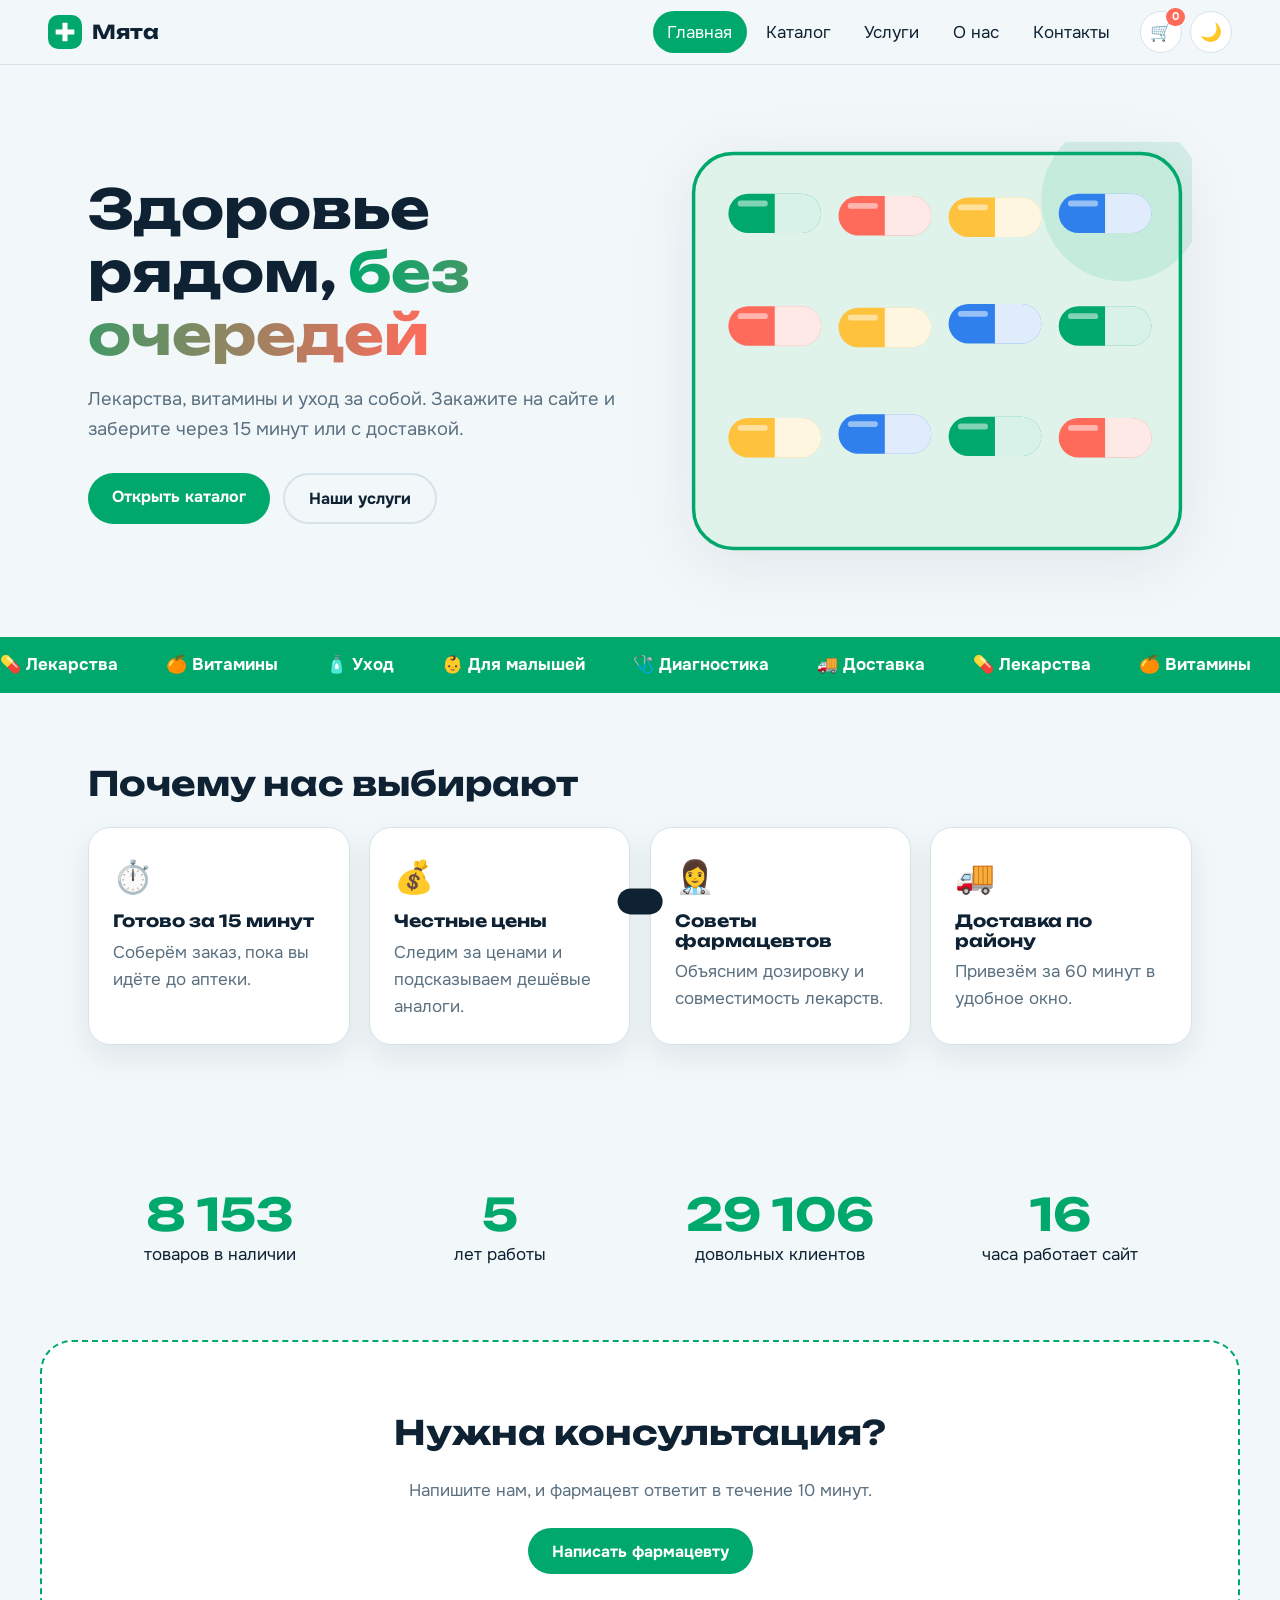
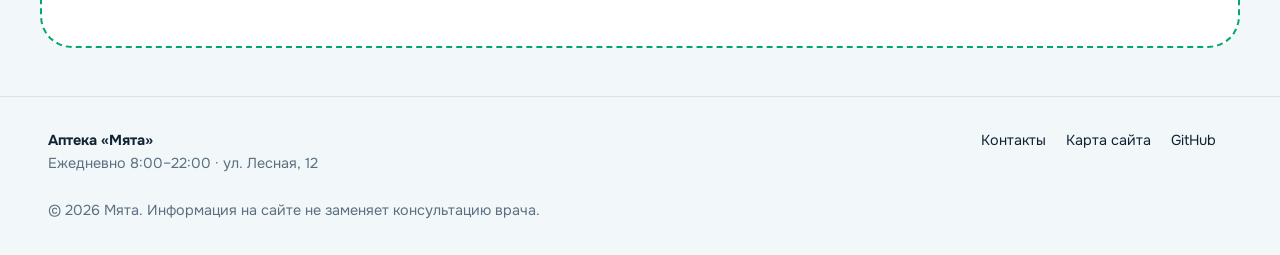
<file: index.html>
<!DOCTYPE html>
<html lang="ru"><head><meta charset="utf-8"><meta name="viewport" content="width=device-width,initial-scale=1">
<title>Главная — Аптека «Мята»</title><meta name="description" content="Аптека «Мята»: лекарства, витамины и уход каждый день, рядом с домом.">
<link rel="icon" href="images/logo.svg"><link rel="preconnect" href="https://fonts.googleapis.com"><link rel="preconnect" href="https://fonts.gstatic.com" crossorigin>
<link href="https://fonts.googleapis.com/css2?family=Onest:wght@400;500;700&family=Unbounded:wght@500;700&display=swap" rel="stylesheet">
<link rel="stylesheet" href="css/style.css">
<script>try{var t=localStorage.theme||(matchMedia("(prefers-color-scheme:dark)").matches?"dark":"light");document.documentElement.dataset.theme=t}catch(e){}</script>
<script src="js/main.js" defer></script></head><body>
<header class="hd"><a class="logo" href="index.html"><img src="images/logo.svg" alt="" width="34" height="34">Мята</a>
<nav id="nav"><a href="index.html" class=on>Главная</a><a href="catalog.html">Каталог</a><a href="services.html">Услуги</a><a href="about.html">О нас</a><a href="contacts.html">Контакты</a></nav>
<div class="tools"><a class="cart" href="catalog.html" aria-label="Корзина">🛒<b id="cart">0</b></a><button id="theme" aria-label="Сменить тему"></button><button id="burger" aria-label="Меню">☰</button></div></header>
<main><section class="hero"><div><h1>Здоровье рядом, <span class="grad">без очередей</span></h1><p>Лекарства, витамины и уход за собой. Закажите на сайте и заберите через 15 минут или с доставкой.</p><div class="btns"><a class="btn" href="catalog.html">Открыть каталог</a><a class="btn ghost" href="services.html">Наши услуги</a></div></div><img src="images/hero.svg" alt="Разноцветные капсулы в блистере" class="heroimg"></section>
<div class="mq"><div><span>💊 Лекарства</span><span>🍊 Витамины</span><span>🧴 Уход</span><span>👶 Для малышей</span><span>🩺 Диагностика</span><span>🚚 Доставка</span><span>💊 Лекарства</span><span>🍊 Витамины</span><span>🧴 Уход</span><span>👶 Для малышей</span><span>🩺 Диагностика</span><span>🚚 Доставка</span></div></div>
<section class="sec"><h2>Почему нас выбирают</h2><div class="grid"><article class="card rv"><span class="ic">⏱️</span><h3>Готово за 15 минут</h3><p>Соберём заказ, пока вы идёте до аптеки.</p></article><article class="card rv"><span class="ic">💰</span><h3>Честные цены</h3><p>Следим за ценами и подсказываем дешёвые аналоги.</p></article><article class="card rv"><span class="ic">👩‍⚕️</span><h3>Советы фармацевтов</h3><p>Объясним дозировку и совместимость лекарств.</p></article><article class="card rv"><span class="ic">🚚</span><h3>Доставка по району</h3><p>Привезём за 60 минут в удобное окно.</p></article></div></section>
<section class="sec stats"><div class="rv"><b data-count="12000">0</b><span>товаров в наличии</span></div><div class="rv"><b data-count="8">0</b><span>лет работы</span></div><div class="rv"><b data-count="45000">0</b><span>довольных клиентов</span></div><div class="rv"><b data-count="24">0</b><span>часа работает сайт</span></div></section>
<section class="sec cta rv"><h2>Нужна консультация?</h2><p>Напишите нам, и фармацевт ответит в течение 10 минут.</p><a class="btn" href="contacts.html">Написать фармацевту</a></section></main>
<footer class="ft"><div><b>Аптека «Мята»</b><p>Ежедневно 8:00–22:00 · ул. Лесная, 12</p></div><div><a href="contacts.html">Контакты</a> <a href="404.html">Карта сайта</a> <a href="https://github.com">GitHub</a></div><p>© 2026 Мята. Информация на сайте не заменяет консультацию врача.</p></footer>
<div id="toast" role="status"></div></body></html>
</file>
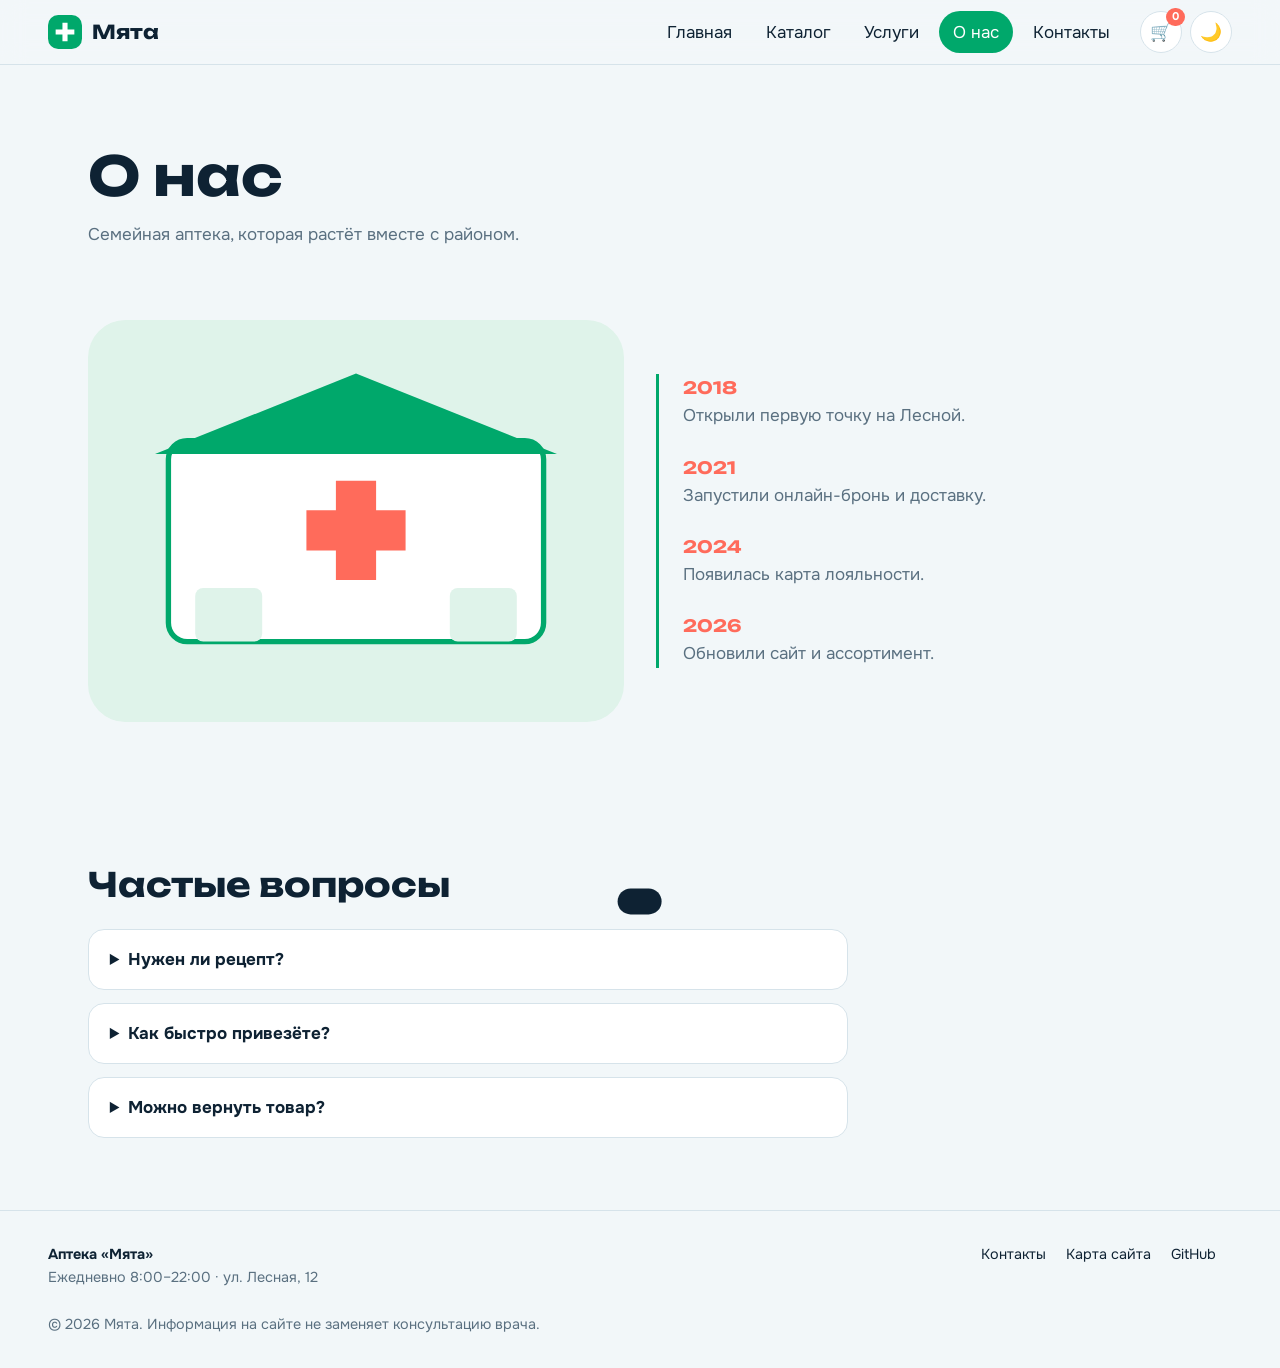
<file: about.html>
<!DOCTYPE html>
<html lang="ru"><head><meta charset="utf-8"><meta name="viewport" content="width=device-width,initial-scale=1">
<title>О нас — Аптека «Мята»</title><meta name="description" content="Аптека «Мята»: лекарства, витамины и уход каждый день, рядом с домом.">
<link rel="icon" href="images/logo.svg"><link rel="preconnect" href="https://fonts.googleapis.com"><link rel="preconnect" href="https://fonts.gstatic.com" crossorigin>
<link href="https://fonts.googleapis.com/css2?family=Onest:wght@400;500;700&family=Unbounded:wght@500;700&display=swap" rel="stylesheet">
<link rel="stylesheet" href="css/style.css">
<script>try{var t=localStorage.theme||(matchMedia("(prefers-color-scheme:dark)").matches?"dark":"light");document.documentElement.dataset.theme=t}catch(e){}</script>
<script src="js/main.js" defer></script></head><body>
<header class="hd"><a class="logo" href="index.html"><img src="images/logo.svg" alt="" width="34" height="34">Мята</a>
<nav id="nav"><a href="index.html">Главная</a><a href="catalog.html">Каталог</a><a href="services.html">Услуги</a><a href="about.html" class=on>О нас</a><a href="contacts.html">Контакты</a></nav>
<div class="tools"><a class="cart" href="catalog.html" aria-label="Корзина">🛒<b id="cart">0</b></a><button id="theme" aria-label="Сменить тему"></button><button id="burger" aria-label="Меню">☰</button></div></header>
<main><section class="ph"><h1>О нас</h1><p>Семейная аптека, которая растёт вместе с районом.</p></section><section class="sec two"><img src="images/about.svg" alt="Здание аптеки Мята" class="rv"><div class="tl">
<div class="rv"><b>2018</b><p>Открыли первую точку на Лесной.</p></div><div class="rv"><b>2021</b><p>Запустили онлайн-бронь и доставку.</p></div><div class="rv"><b>2024</b><p>Появилась карта лояльности.</p></div><div class="rv"><b>2026</b><p>Обновили сайт и ассортимент.</p></div></div></section>
<section class="sec"><h2>Частые вопросы</h2><div class="faq"><details><summary>Нужен ли рецепт?</summary><p>Для рецептурных препаратов да. Остальное отпускаем свободно.</p></details><details><summary>Как быстро привезёте?</summary><p>В среднем за 60 минут.</p></details><details><summary>Можно вернуть товар?</summary><p>Лекарства надлежащего качества возврату не подлежат, остальное вернём в течение 14 дней.</p></details></div></section></main>
<footer class="ft"><div><b>Аптека «Мята»</b><p>Ежедневно 8:00–22:00 · ул. Лесная, 12</p></div><div><a href="contacts.html">Контакты</a> <a href="404.html">Карта сайта</a> <a href="https://github.com">GitHub</a></div><p>© 2026 Мята. Информация на сайте не заменяет консультацию врача.</p></footer>
<div id="toast" role="status"></div></body></html>
</file>
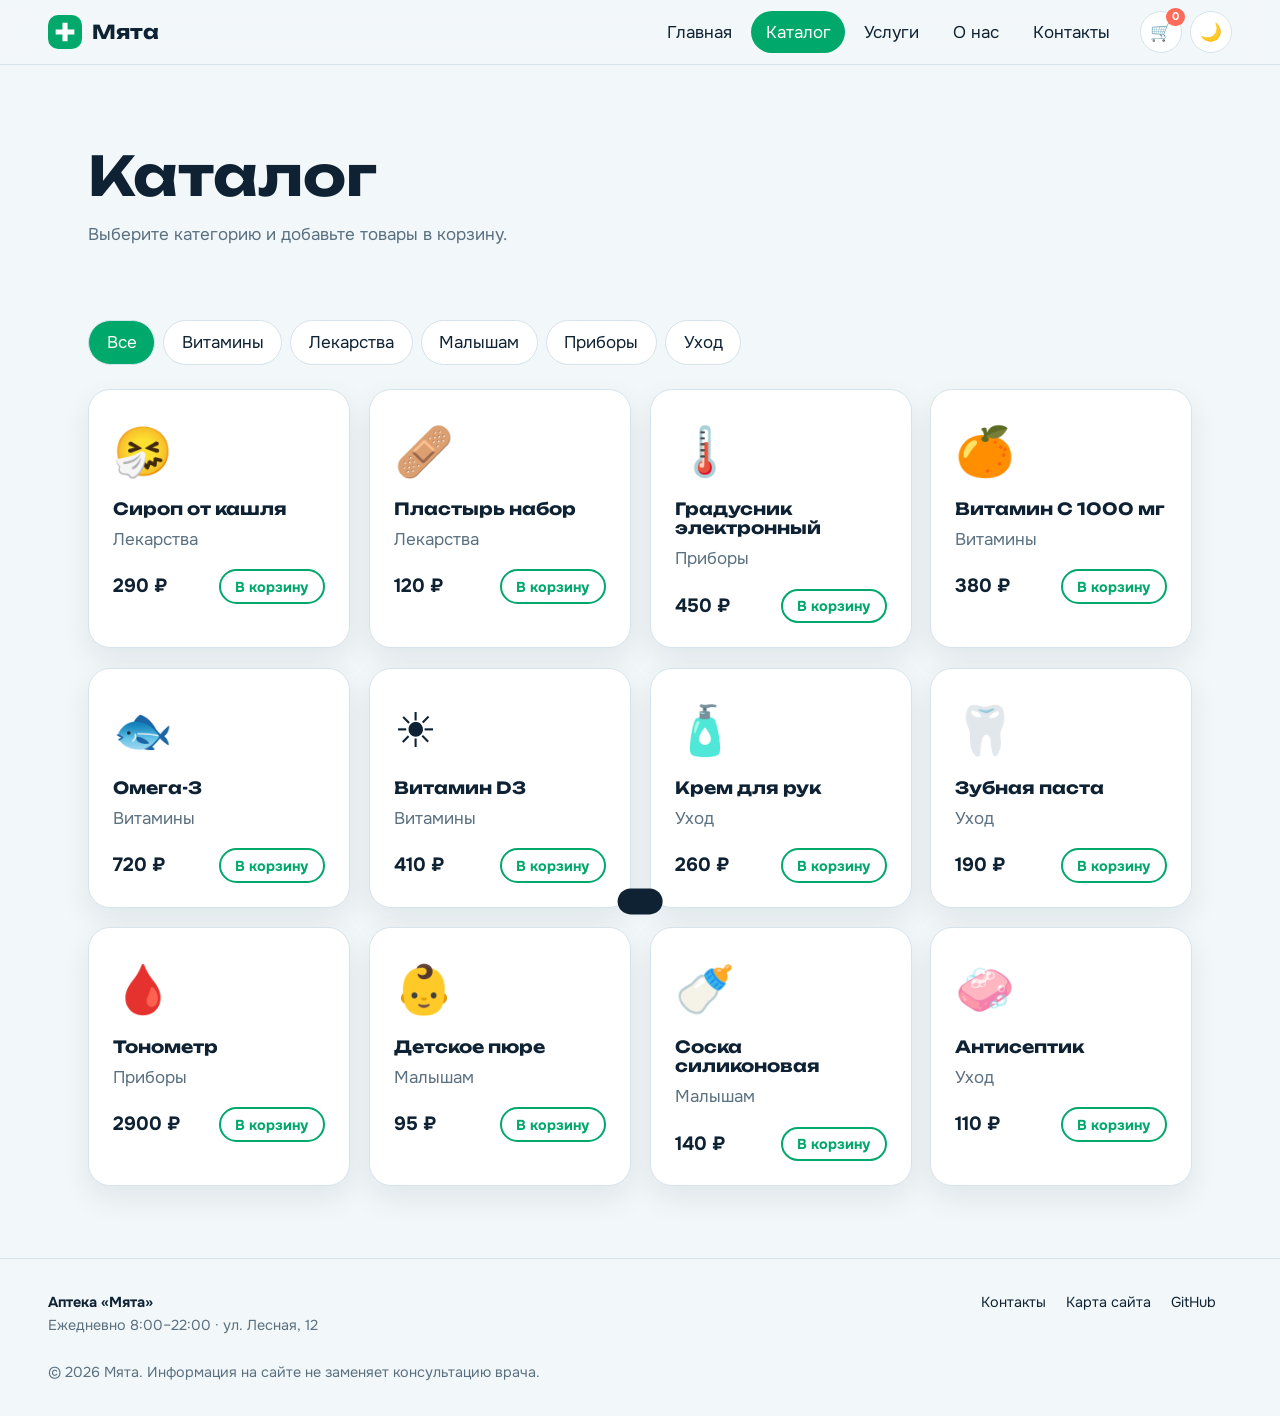
<file: catalog.html>
<!DOCTYPE html>
<html lang="ru"><head><meta charset="utf-8"><meta name="viewport" content="width=device-width,initial-scale=1">
<title>Каталог — Аптека «Мята»</title><meta name="description" content="Аптека «Мята»: лекарства, витамины и уход каждый день, рядом с домом.">
<link rel="icon" href="images/logo.svg"><link rel="preconnect" href="https://fonts.googleapis.com"><link rel="preconnect" href="https://fonts.gstatic.com" crossorigin>
<link href="https://fonts.googleapis.com/css2?family=Onest:wght@400;500;700&family=Unbounded:wght@500;700&display=swap" rel="stylesheet">
<link rel="stylesheet" href="css/style.css">
<script>try{var t=localStorage.theme||(matchMedia("(prefers-color-scheme:dark)").matches?"dark":"light");document.documentElement.dataset.theme=t}catch(e){}</script>
<script src="js/main.js" defer></script></head><body>
<header class="hd"><a class="logo" href="index.html"><img src="images/logo.svg" alt="" width="34" height="34">Мята</a>
<nav id="nav"><a href="index.html">Главная</a><a href="catalog.html" class=on>Каталог</a><a href="services.html">Услуги</a><a href="about.html">О нас</a><a href="contacts.html">Контакты</a></nav>
<div class="tools"><a class="cart" href="catalog.html" aria-label="Корзина">🛒<b id="cart">0</b></a><button id="theme" aria-label="Сменить тему"></button><button id="burger" aria-label="Меню">☰</button></div></header>
<main><section class="ph"><h1>Каталог</h1><p>Выберите категорию и добавьте товары в корзину.</p></section><section class="sec"><div class="filters"><button class="f on" data-f="all">Все</button><button class="f" data-f="Витамины">Витамины</button><button class="f" data-f="Лекарства">Лекарства</button><button class="f" data-f="Малышам">Малышам</button><button class="f" data-f="Приборы">Приборы</button><button class="f" data-f="Уход">Уход</button></div><div class="grid" id="prods"><article class="card p" data-c="Лекарства"><span class="ic big">🤧</span><h3>Сироп от кашля</h3><p>Лекарства</p><div class="row"><b>290 ₽</b><button class="buy">В корзину</button></div></article><article class="card p" data-c="Лекарства"><span class="ic big">🩹</span><h3>Пластырь набор</h3><p>Лекарства</p><div class="row"><b>120 ₽</b><button class="buy">В корзину</button></div></article><article class="card p" data-c="Приборы"><span class="ic big">🌡️</span><h3>Градусник электронный</h3><p>Приборы</p><div class="row"><b>450 ₽</b><button class="buy">В корзину</button></div></article><article class="card p" data-c="Витамины"><span class="ic big">🍊</span><h3>Витамин C 1000 мг</h3><p>Витамины</p><div class="row"><b>380 ₽</b><button class="buy">В корзину</button></div></article><article class="card p" data-c="Витамины"><span class="ic big">🐟</span><h3>Омега-3</h3><p>Витамины</p><div class="row"><b>720 ₽</b><button class="buy">В корзину</button></div></article><article class="card p" data-c="Витамины"><span class="ic big">☀️</span><h3>Витамин D3</h3><p>Витамины</p><div class="row"><b>410 ₽</b><button class="buy">В корзину</button></div></article><article class="card p" data-c="Уход"><span class="ic big">🧴</span><h3>Крем для рук</h3><p>Уход</p><div class="row"><b>260 ₽</b><button class="buy">В корзину</button></div></article><article class="card p" data-c="Уход"><span class="ic big">🦷</span><h3>Зубная паста</h3><p>Уход</p><div class="row"><b>190 ₽</b><button class="buy">В корзину</button></div></article><article class="card p" data-c="Приборы"><span class="ic big">🩸</span><h3>Тонометр</h3><p>Приборы</p><div class="row"><b>2900 ₽</b><button class="buy">В корзину</button></div></article><article class="card p" data-c="Малышам"><span class="ic big">👶</span><h3>Детское пюре</h3><p>Малышам</p><div class="row"><b>95 ₽</b><button class="buy">В корзину</button></div></article><article class="card p" data-c="Малышам"><span class="ic big">🍼</span><h3>Соска силиконовая</h3><p>Малышам</p><div class="row"><b>140 ₽</b><button class="buy">В корзину</button></div></article><article class="card p" data-c="Уход"><span class="ic big">🧼</span><h3>Антисептик</h3><p>Уход</p><div class="row"><b>110 ₽</b><button class="buy">В корзину</button></div></article></div></section></main>
<footer class="ft"><div><b>Аптека «Мята»</b><p>Ежедневно 8:00–22:00 · ул. Лесная, 12</p></div><div><a href="contacts.html">Контакты</a> <a href="404.html">Карта сайта</a> <a href="https://github.com">GitHub</a></div><p>© 2026 Мята. Информация на сайте не заменяет консультацию врача.</p></footer>
<div id="toast" role="status"></div></body></html>
</file>
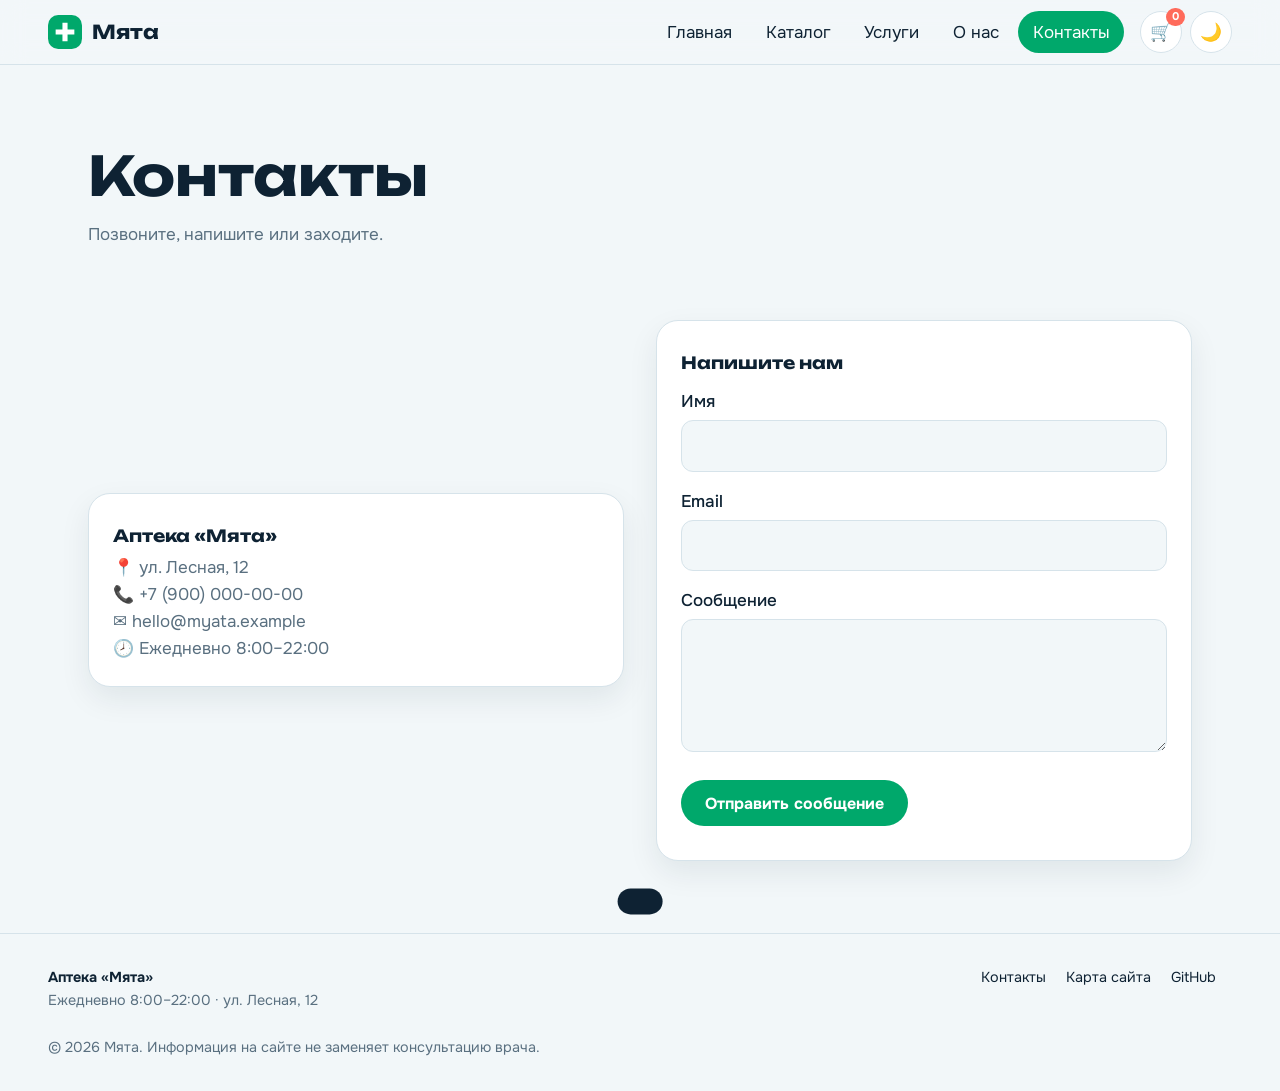
<file: contacts.html>
<!DOCTYPE html>
<html lang="ru"><head><meta charset="utf-8"><meta name="viewport" content="width=device-width,initial-scale=1">
<title>Контакты — Аптека «Мята»</title><meta name="description" content="Аптека «Мята»: лекарства, витамины и уход каждый день, рядом с домом.">
<link rel="icon" href="images/logo.svg"><link rel="preconnect" href="https://fonts.googleapis.com"><link rel="preconnect" href="https://fonts.gstatic.com" crossorigin>
<link href="https://fonts.googleapis.com/css2?family=Onest:wght@400;500;700&family=Unbounded:wght@500;700&display=swap" rel="stylesheet">
<link rel="stylesheet" href="css/style.css">
<script>try{var t=localStorage.theme||(matchMedia("(prefers-color-scheme:dark)").matches?"dark":"light");document.documentElement.dataset.theme=t}catch(e){}</script>
<script src="js/main.js" defer></script></head><body>
<header class="hd"><a class="logo" href="index.html"><img src="images/logo.svg" alt="" width="34" height="34">Мята</a>
<nav id="nav"><a href="index.html">Главная</a><a href="catalog.html">Каталог</a><a href="services.html">Услуги</a><a href="about.html">О нас</a><a href="contacts.html" class=on>Контакты</a></nav>
<div class="tools"><a class="cart" href="catalog.html" aria-label="Корзина">🛒<b id="cart">0</b></a><button id="theme" aria-label="Сменить тему"></button><button id="burger" aria-label="Меню">☰</button></div></header>
<main><section class="ph"><h1>Контакты</h1><p>Позвоните, напишите или заходите.</p></section><section class="sec two"><div class="card"><h3>Аптека «Мята»</h3><p>📍 ул. Лесная, 12</p><p>📞 +7 (900) 000-00-00</p><p>✉️ hello@myata.example</p><p>🕗 Ежедневно 8:00–22:00</p></div>
<form id="form" class="card" novalidate><h3>Напишите нам</h3><label>Имя<input name="n" required minlength="2"></label><label>Email<input name="e" type="email" required></label><label>Сообщение<textarea name="m" rows="4" required minlength="10"></textarea></label><button class="btn">Отправить сообщение</button><small id="err"></small></form></section></main>
<footer class="ft"><div><b>Аптека «Мята»</b><p>Ежедневно 8:00–22:00 · ул. Лесная, 12</p></div><div><a href="contacts.html">Контакты</a> <a href="404.html">Карта сайта</a> <a href="https://github.com">GitHub</a></div><p>© 2026 Мята. Информация на сайте не заменяет консультацию врача.</p></footer>
<div id="toast" role="status"></div></body></html>
</file>
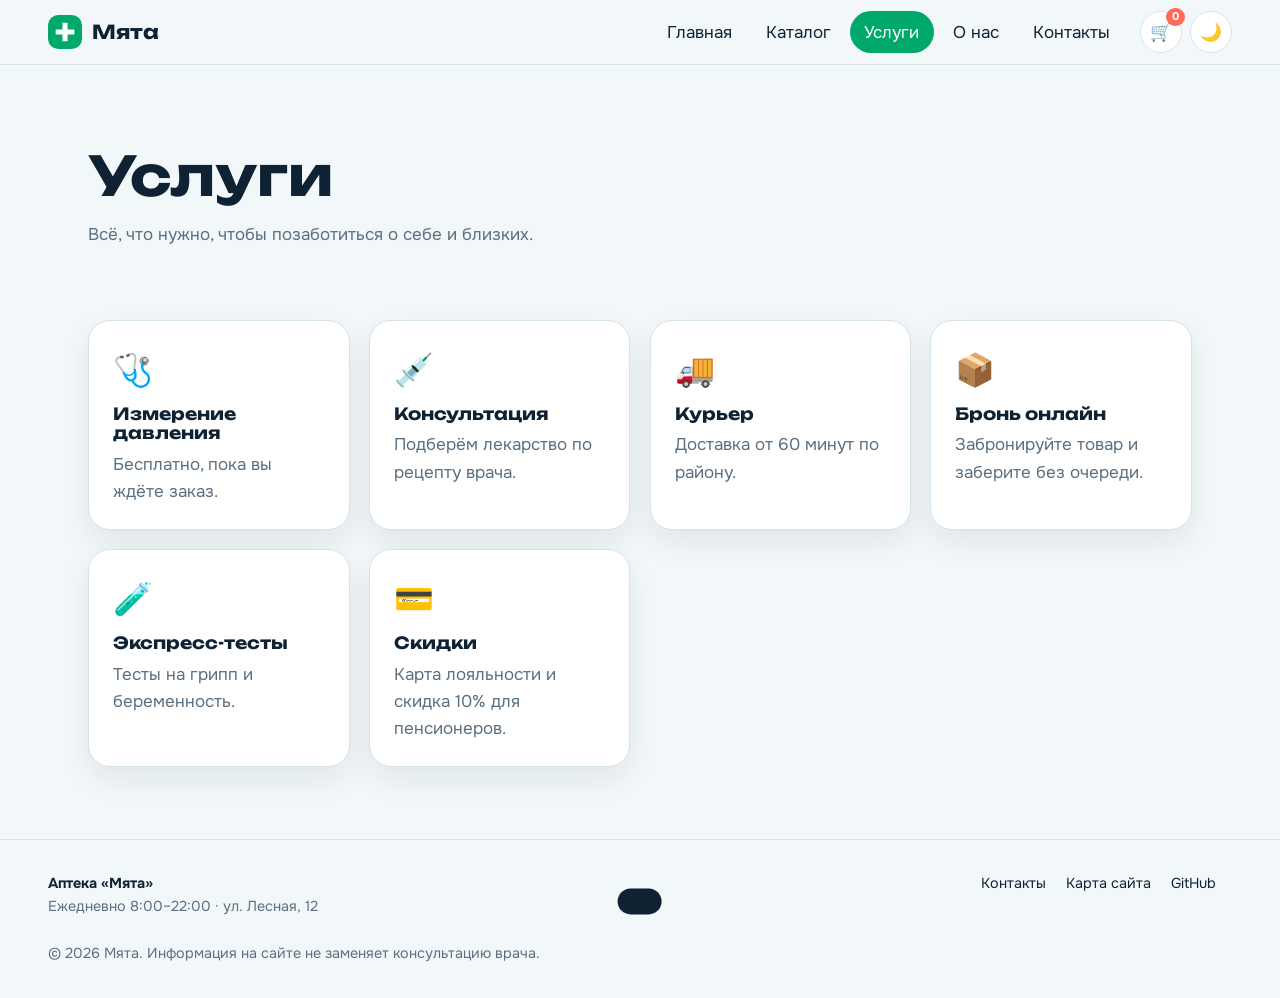
<file: services.html>
<!DOCTYPE html>
<html lang="ru"><head><meta charset="utf-8"><meta name="viewport" content="width=device-width,initial-scale=1">
<title>Услуги — Аптека «Мята»</title><meta name="description" content="Аптека «Мята»: лекарства, витамины и уход каждый день, рядом с домом.">
<link rel="icon" href="images/logo.svg"><link rel="preconnect" href="https://fonts.googleapis.com"><link rel="preconnect" href="https://fonts.gstatic.com" crossorigin>
<link href="https://fonts.googleapis.com/css2?family=Onest:wght@400;500;700&family=Unbounded:wght@500;700&display=swap" rel="stylesheet">
<link rel="stylesheet" href="css/style.css">
<script>try{var t=localStorage.theme||(matchMedia("(prefers-color-scheme:dark)").matches?"dark":"light");document.documentElement.dataset.theme=t}catch(e){}</script>
<script src="js/main.js" defer></script></head><body>
<header class="hd"><a class="logo" href="index.html"><img src="images/logo.svg" alt="" width="34" height="34">Мята</a>
<nav id="nav"><a href="index.html">Главная</a><a href="catalog.html">Каталог</a><a href="services.html" class=on>Услуги</a><a href="about.html">О нас</a><a href="contacts.html">Контакты</a></nav>
<div class="tools"><a class="cart" href="catalog.html" aria-label="Корзина">🛒<b id="cart">0</b></a><button id="theme" aria-label="Сменить тему"></button><button id="burger" aria-label="Меню">☰</button></div></header>
<main><section class="ph"><h1>Услуги</h1><p>Всё, что нужно, чтобы позаботиться о себе и близких.</p></section><section class="sec"><div class="grid"><article class="card rv"><span class="ic">🩺</span><h3>Измерение давления</h3><p>Бесплатно, пока вы ждёте заказ.</p></article><article class="card rv"><span class="ic">💉</span><h3>Консультация</h3><p>Подберём лекарство по рецепту врача.</p></article><article class="card rv"><span class="ic">🚚</span><h3>Курьер</h3><p>Доставка от 60 минут по району.</p></article><article class="card rv"><span class="ic">📦</span><h3>Бронь онлайн</h3><p>Забронируйте товар и заберите без очереди.</p></article><article class="card rv"><span class="ic">🧪</span><h3>Экспресс-тесты</h3><p>Тесты на грипп и беременность.</p></article><article class="card rv"><span class="ic">💳</span><h3>Скидки</h3><p>Карта лояльности и скидка 10% для пенсионеров.</p></article></div></section></main>
<footer class="ft"><div><b>Аптека «Мята»</b><p>Ежедневно 8:00–22:00 · ул. Лесная, 12</p></div><div><a href="contacts.html">Контакты</a> <a href="404.html">Карта сайта</a> <a href="https://github.com">GitHub</a></div><p>© 2026 Мята. Информация на сайте не заменяет консультацию врача.</p></footer>
<div id="toast" role="status"></div></body></html>
</file>
<file: css/style.css>
:root{--bg:#f2f7f9;--card:#fff;--tx:#0e2233;--mut:#5a7080;--pri:#00a86b;--co:#ff6b5b;--ln:#d6e3ea;--sh:0 12px 30px rgba(14,34,51,.08);color-scheme:light}
[data-theme=dark]{--bg:#0b1620;--card:#132432;--tx:#e8f2f6;--mut:#8fa8b6;--ln:#22394a;--sh:0 12px 30px rgba(0,0,0,.4);color-scheme:dark}
*{box-sizing:border-box;margin:0}html{scroll-behavior:smooth}
body{font:400 17px/1.6 Onest,system-ui,sans-serif;background:var(--bg);color:var(--tx);transition:background .4s,color .4s}
h1,h2,h3,.logo,.stats b{font-family:Unbounded,sans-serif;line-height:1.15}
h1{font-size:clamp(2rem,5vw,3.4rem)}h2{font-size:clamp(1.5rem,3vw,2.1rem);margin-bottom:1.5rem}h3{font-size:1.05rem;margin:.5rem 0}
a{color:inherit;text-decoration:none}img{max-width:100%;height:auto}p{color:var(--mut);max-width:62ch}
:focus-visible{outline:3px solid var(--co);outline-offset:3px}
.hd{position:sticky;top:0;z-index:20;display:flex;align-items:center;gap:1rem;padding:.7rem clamp(1rem,4vw,3rem);background:color-mix(in srgb,var(--bg) 85%,transparent);backdrop-filter:blur(12px);border-bottom:1px solid var(--ln)}
.logo{display:flex;align-items:center;gap:.6rem;font-weight:700;font-size:1.2rem;margin-right:auto}
nav{display:flex;gap:.3rem}nav a{padding:.45rem .9rem;border-radius:99px;transition:.25s}nav a:hover,nav a.on{background:var(--pri);color:#fff}
.tools{display:flex;align-items:center;gap:.5rem}
.tools button,.cart{border:1px solid var(--ln);background:var(--card);color:var(--tx);border-radius:50%;width:42px;height:42px;display:grid;place-items:center;cursor:pointer;font-size:1.1rem;position:relative;transition:transform .25s}
.tools button:hover{transform:rotate(20deg) scale(1.1)}
#theme::before{content:"🌙"}[data-theme=dark] #theme::before{content:"☀️"}
#burger{display:none}.cart b{position:absolute;top:-4px;right:-4px;background:var(--co);color:#fff;font-size:.7rem;border-radius:99px;padding:0 6px}
.cart.bump{animation:bump .4s}@keyframes bump{50%{transform:scale(1.3)}}
.hero{display:grid;grid-template-columns:1.1fr 1fr;gap:2rem;align-items:center;padding:clamp(2rem,6vw,5rem) clamp(1rem,4vw,3rem);max-width:1200px;margin:auto}
.hero p{margin:1.2rem 0 1.8rem;font-size:1.15rem}
.grad{background:linear-gradient(90deg,var(--pri),var(--co));-webkit-background-clip:text;background-clip:text;color:transparent}
.heroimg{filter:drop-shadow(var(--sh));width:100%}
.btns{display:flex;gap:.8rem;flex-wrap:wrap}
.btn{display:inline-block;border:0;background:var(--pri);color:#fff;padding:.8rem 1.5rem;border-radius:99px;font:700 1rem Onest,sans-serif;cursor:pointer;transition:transform .25s,box-shadow .25s}
.btn:hover{transform:translateY(-3px);box-shadow:0 10px 20px rgba(0,168,107,.35)}
.btn.ghost{background:transparent;color:var(--tx);border:2px solid var(--ln)}
.mq{overflow:hidden;background:var(--pri);color:#fff;padding:.9rem 0;font-weight:700}
.mq div{display:flex;gap:3rem;width:max-content;animation:mq 25s linear infinite}.mq:hover div{animation-play-state:paused}
@keyframes mq{to{transform:translateX(-50%)}}
.sec{max-width:1200px;margin:auto;padding:clamp(2.5rem,6vw,4.5rem) clamp(1rem,4vw,3rem)}
.ph{padding:clamp(2.5rem,7vw,5rem) clamp(1rem,4vw,3rem) 0;max-width:1200px;margin:auto}.ph p{margin-top:.8rem}
.grid{display:grid;grid-template-columns:repeat(auto-fit,minmax(230px,1fr));gap:1.2rem}
.card{background:var(--card);border:1px solid var(--ln);border-radius:22px;padding:1.5rem;box-shadow:var(--sh);transition:transform .3s,border-color .3s}
.card:hover{transform:translateY(-6px) rotate(-.6deg);border-color:var(--pri)}
.ic{font-size:2rem;display:inline-block}.ic.big{font-size:3rem}.card:hover .ic{animation:wig .5s}@keyframes wig{25%{transform:rotate(-15deg)}75%{transform:rotate(15deg)}}
.stats{display:grid;grid-template-columns:repeat(auto-fit,minmax(170px,1fr));gap:1rem;text-align:center}
.stats b{display:block;font-size:clamp(1.8rem,4vw,2.8rem);color:var(--pri)}
.cta{text-align:center;background:var(--card);border-radius:32px;border:2px dashed var(--pri);margin-bottom:3rem}.cta p{margin:0 auto 1.5rem}
.filters{display:flex;gap:.5rem;flex-wrap:wrap;margin-bottom:1.5rem}
.f{border:1px solid var(--ln);background:var(--card);color:var(--tx);padding:.5rem 1.1rem;border-radius:99px;cursor:pointer;font:inherit;transition:.2s}.f.on,.f:hover{background:var(--pri);color:#fff}
.p.hide{display:none}.p{animation:pop .4s both}@keyframes pop{from{opacity:0;transform:scale(.9)}}
.row{display:flex;justify-content:space-between;align-items:center;margin-top:1rem}.row b{font-size:1.2rem}
.buy{border:2px solid var(--pri);background:none;color:var(--pri);padding:.4rem .9rem;border-radius:99px;font:700 .9rem Onest;cursor:pointer;transition:.2s}.buy:hover{background:var(--pri);color:#fff}
.two{display:grid;grid-template-columns:1fr 1fr;gap:2rem;align-items:center}
.tl{border-left:3px solid var(--pri);padding-left:1.5rem;display:grid;gap:1.5rem}.tl b{font-family:Unbounded;color:var(--co)}
.faq{display:grid;gap:.8rem;max-width:760px}details{background:var(--card);border:1px solid var(--ln);border-radius:16px;padding:1rem 1.3rem}summary{cursor:pointer;font-weight:700}details[open] p{animation:pop .3s;margin-top:.6rem}
label{display:block;margin:1rem 0 0;font-weight:500}input,textarea{width:100%;margin-top:.3rem;padding:.7rem 1rem;border-radius:12px;border:1px solid var(--ln);background:var(--bg);color:var(--tx);font:inherit}
form .btn{margin-top:1.2rem}#err{display:block;color:var(--co);margin-top:.6rem}
.nf{text-align:center;min-height:60vh;display:grid;place-content:center;justify-items:center;gap:1rem}.nf h1{font-size:clamp(5rem,20vw,10rem);color:var(--co);animation:wig 2s infinite}
.ft{display:flex;flex-wrap:wrap;gap:1.5rem;justify-content:space-between;padding:2rem clamp(1rem,4vw,3rem);border-top:1px solid var(--ln);font-size:.9rem}.ft a{margin-right:1rem}.ft>p{width:100%}
#toast{position:fixed;bottom:1.5rem;left:50%;transform:translate(-50%,150%);background:var(--tx);color:var(--bg);padding:.8rem 1.4rem;border-radius:99px;transition:transform .4s cubic-bezier(.2,1.4,.4,1);z-index:50}#toast.on{transform:translate(-50%,0)}
.rv{opacity:0;transform:translateY(24px);transition:opacity .6s,transform .6s}.rv.in{opacity:1;transform:none}
@media(max-width:800px){.hero,.two{grid-template-columns:1fr}.heroimg{order:-1;max-width:360px;margin:auto}#burger{display:grid}
nav{position:absolute;top:100%;left:0;right:0;flex-direction:column;background:var(--bg);padding:1rem;border-bottom:1px solid var(--ln);transform:translateY(-130%);transition:transform .35s;z-index:-1}nav.open{transform:none}}
@media(prefers-reduced-motion:reduce){*{animation:none!important;transition:none!important}.rv{opacity:1;transform:none}}
</file>
